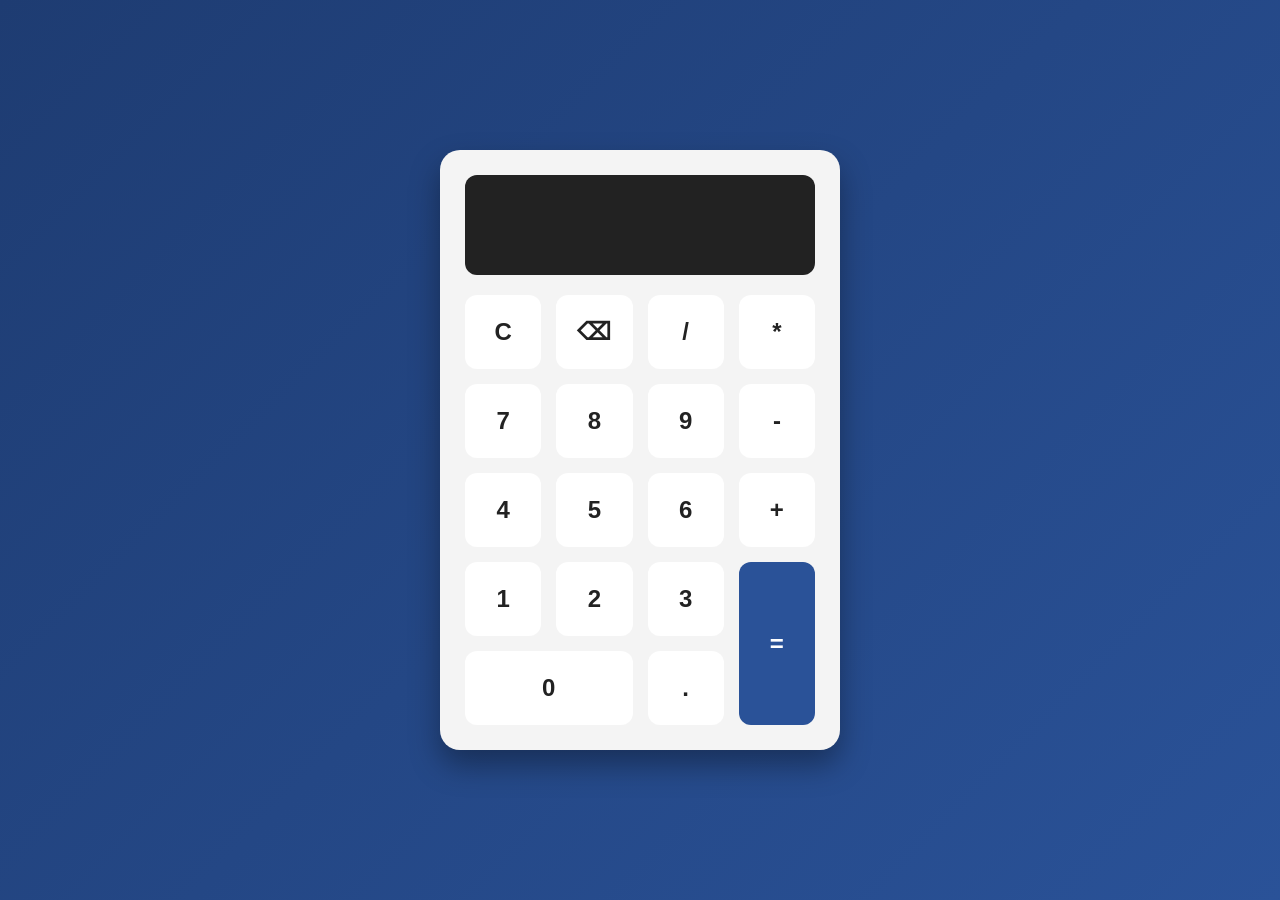
<file: semi-front/gpt/index.html>
<!DOCTYPE html>
<html lang="pt-BR">
<head>
  <meta charset="UTF-8">
  <meta name="viewport" content="width=device-width, initial-scale=1.0">
  <title>Calculadora Simples</title>
  <link rel="stylesheet" href="style.css">
</head>
<body>

  <div class="calculadora">
    <input type="text" id="display" disabled>

    <div class="botoes">
      <button onclick="limpar()">C</button>
      <button onclick="apagar()">⌫</button>
      <button onclick="adicionar('/')">/</button>
      <button onclick="adicionar('*')">*</button>

      <button onclick="adicionar('7')">7</button>
      <button onclick="adicionar('8')">8</button>
      <button onclick="adicionar('9')">9</button>
      <button onclick="adicionar('-')">-</button>

      <button onclick="adicionar('4')">4</button>
      <button onclick="adicionar('5')">5</button>
      <button onclick="adicionar('6')">6</button>
      <button onclick="adicionar('+')">+</button>

      <button onclick="adicionar('1')">1</button>
      <button onclick="adicionar('2')">2</button>
      <button onclick="adicionar('3')">3</button>
      <button class="igual" onclick="calcular()">=</button>

      <button class="zero" onclick="adicionar('0')">0</button>
      <button onclick="adicionar('.')">.</button>
    </div>
  </div>

  <script src="script.js"></script>
</body>
</html>
</file>
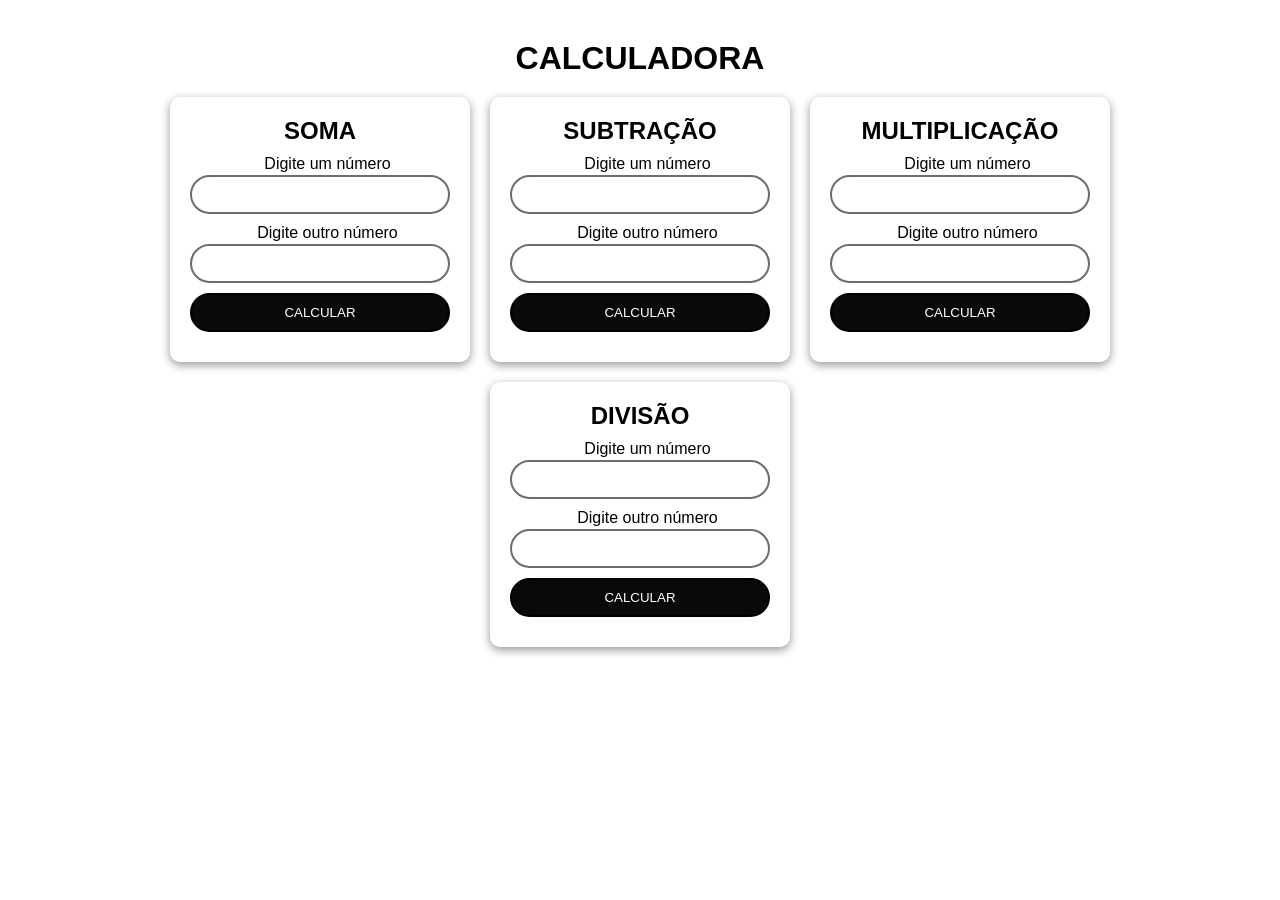
<file: semi-front/inicial/index.html>
<!DOCTYPE html>
<html lang="en">
<head>
    <meta charset="UTF-8">
    <meta name="viewport" content="width=device-width, initial-scale=1.0">
    <title>Calculadora</title>
    <link rel="stylesheet" href="style.css">
</head>
<body>
    <h1>CALCULADORA</h1>
    <main>
        <div>
            <h2>SOMA</h2>
            <label for="numero1">Digite um número</label>
            <input type="number" id="numero1">
            <label for="numero2">Digite outro número</label>
            <input type="number" id="numero2">
            <button onclick="somar()">CALCULAR</button>
            <p id="respSoma"></p>
        </div>
        <div>
            <h2>SUBTRAÇÃO</h2>
            <label for="numero3">Digite um número</label>
            <input type="number" id="numero3">
            <label for="numero4">Digite outro número</label>
            <input type="number" id="numero4">
            <button onclick="sub()">CALCULAR</button>
            <p id="respSub"></p>
        </div>
        <div>
            <h2>MULTIPLICAÇÃO</h2>
            <label for="numero5">Digite um número</label>
            <input type="number" id="numero5">
            <label for="numero6">Digite outro número</label>
            <input type="number" id="numero6">
            <button onclick="mult()">CALCULAR</button>
            <p id="respMult"></p>
        </div>
        <div>
            <h2>DIVISÃO</h2>
            <label for="numero7">Digite um número</label>
            <input type="number" id="numero7">
            <label for="numero8">Digite outro número</label>
            <input type="number" id="numero8">
            <button onclick="div()">CALCULAR</button>
            <p id="respDiv"></p>
        </div>
    </main>

    <script src="script.js"></script>
</body>
</html>
</file>
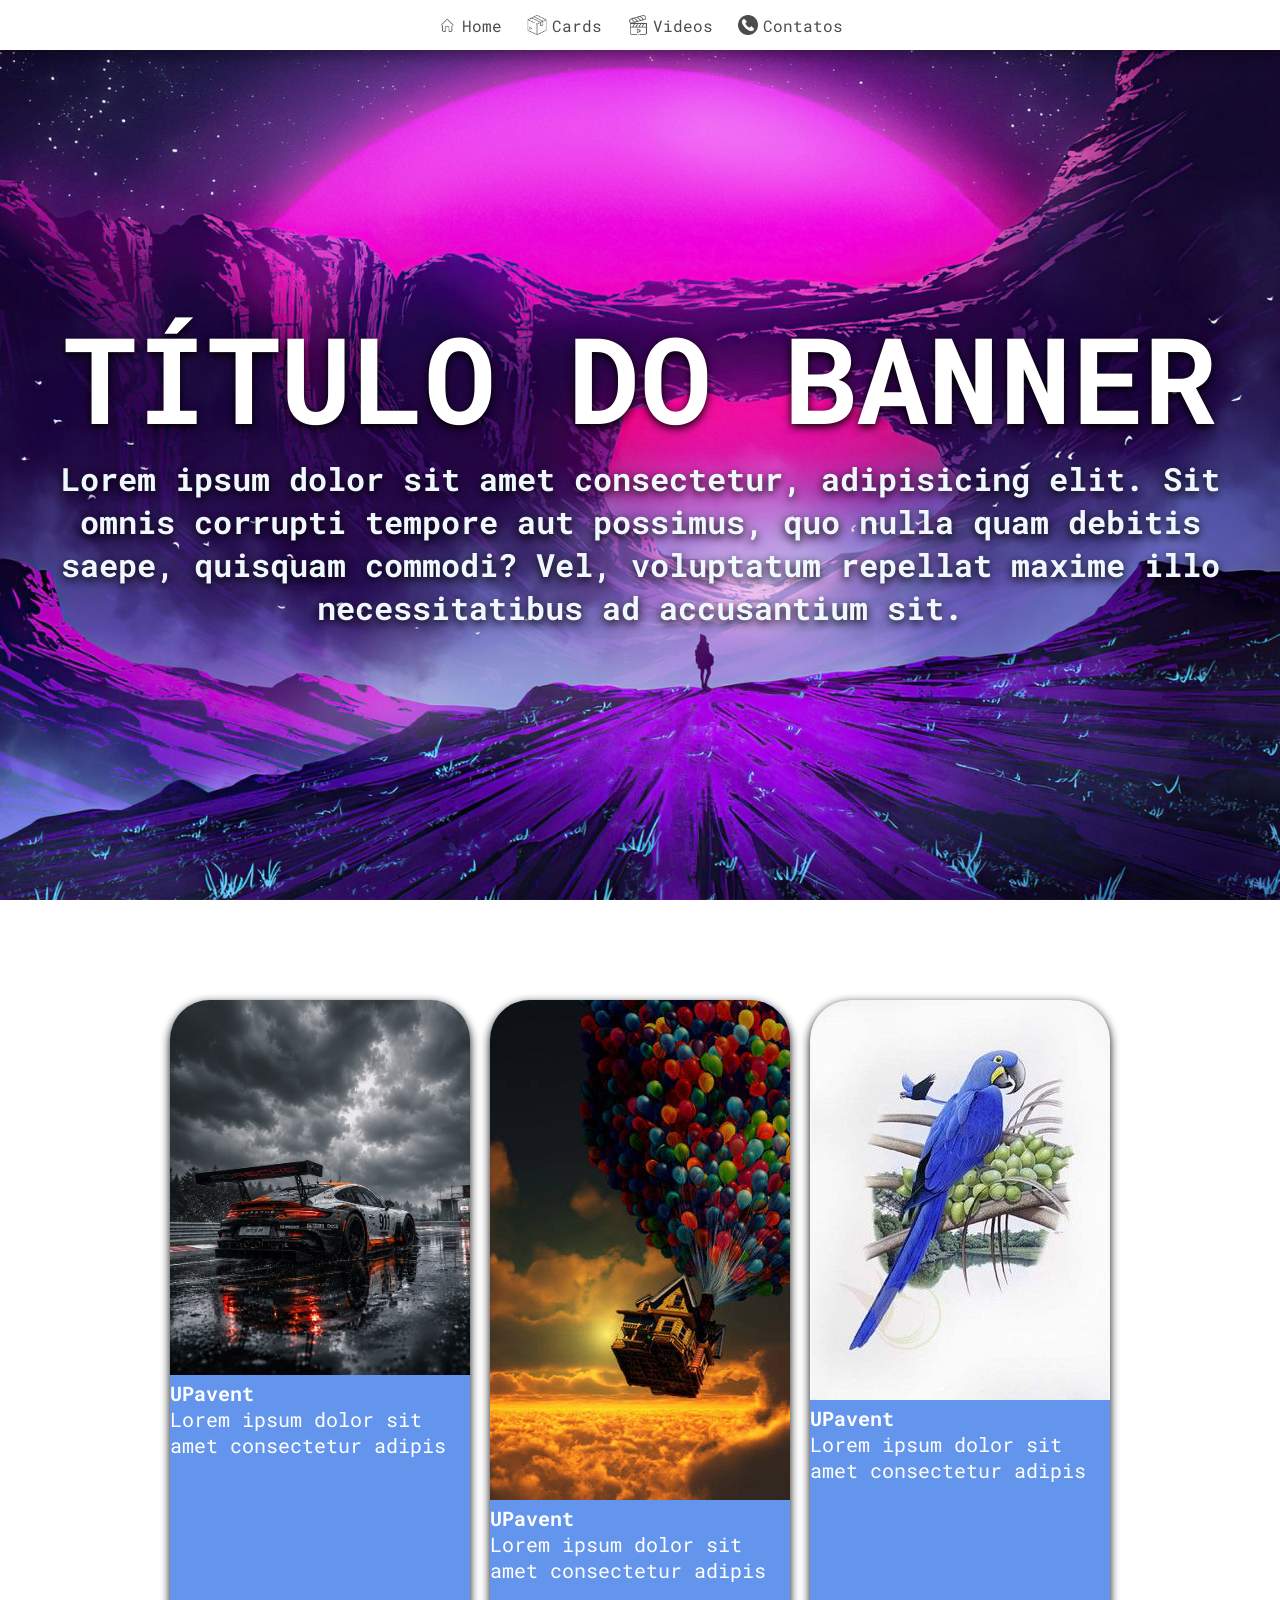
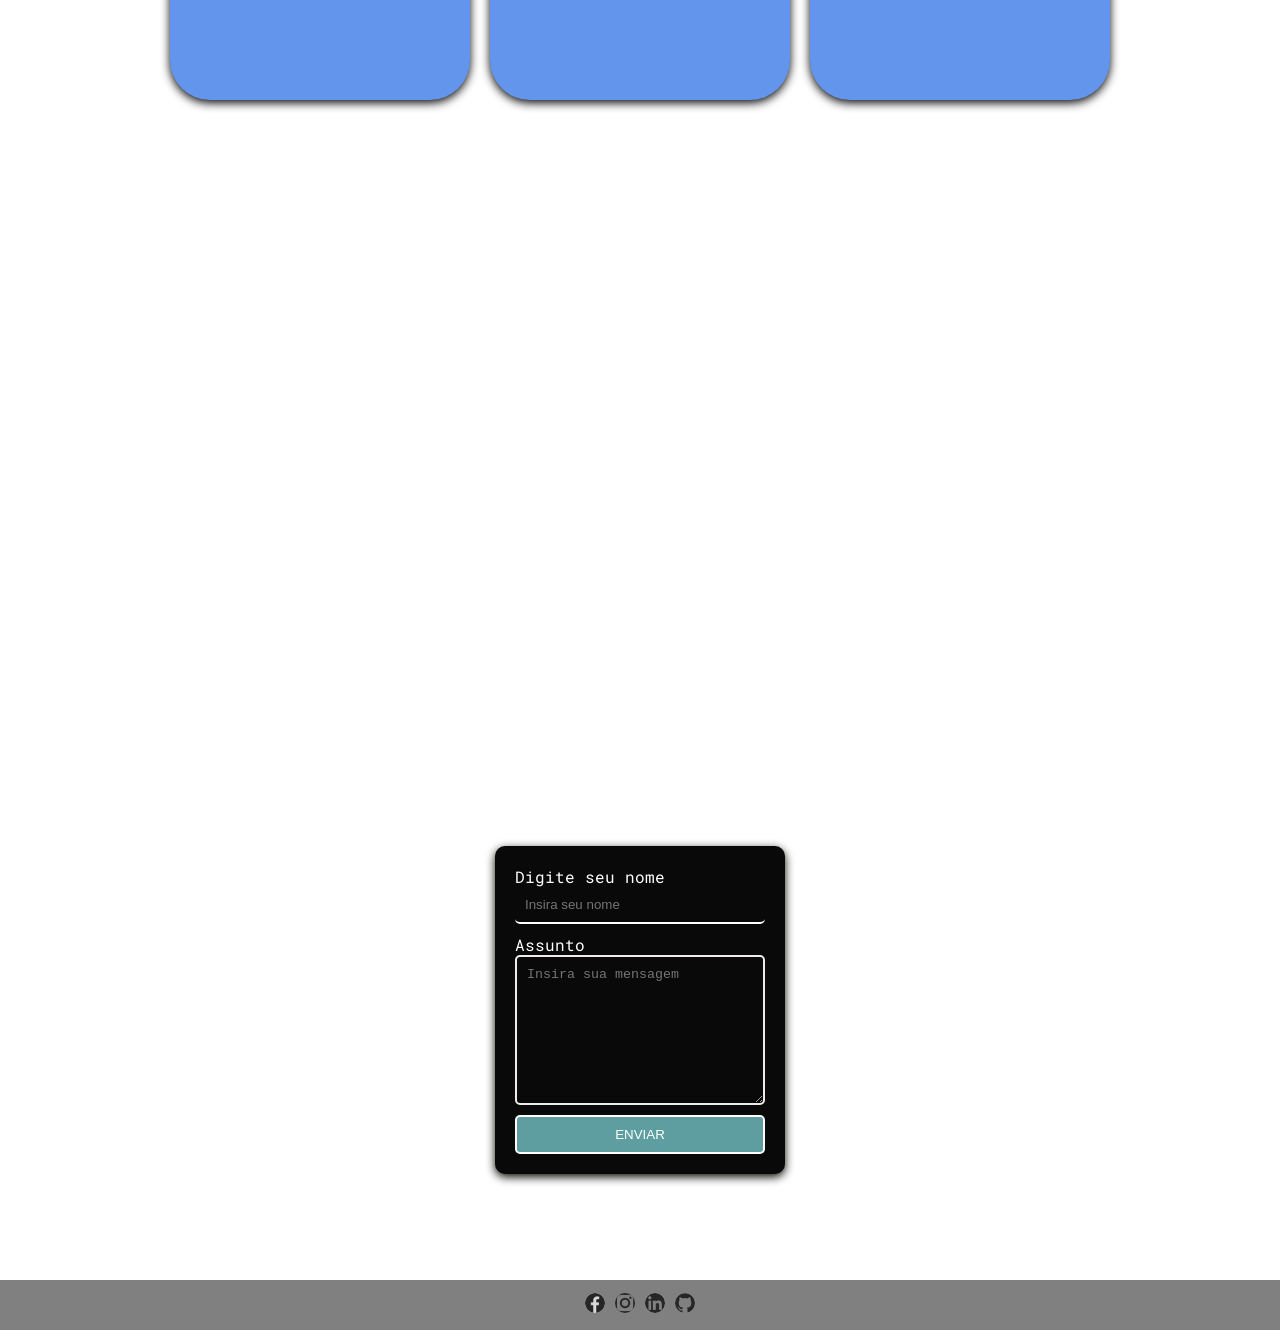
<file: semi-front/lp/src/index.html>
<!DOCTYPE html>
<html lang="en">
  <head>
    <meta charset="UTF-8" />
    <meta name="viewport" content="width=device-width, initial-scale=1.0" />
    <title>Document</title>
    <link rel="stylesheet" href="style.css" />
    <link rel="preconnect" href="https://fonts.googleapis.com" />
    <link rel="preconnect" href="https://fonts.gstatic.com" crossorigin />
    <link
      href="https://fonts.googleapis.com/css2?family=Roboto+Mono:ital,wght@0,100..700;1,100..700&display=swap"
      rel="stylesheet"
    />
  </head>
  <body>
    <nav>
        <span class="navItem" onclick="navTo('s1')">
            <img src="../icons/home-icon-house-icon-illustration-perfect-for-all-project-vector.jpg" alt="Home">
            <p class="navWords">Home</p>
        </span>

        </span>
        <span class="navItem" onclick="navTo('s3')">
            <img src="../icons/box.png" alt="Product">
            <p class="navWords">Cards</p>
        </span>
        <span  class="navItem" onclick="navTo('s4')">
            <img src="../icons/vid.png" alt="Videos">
            <p class="navWords">Videos</p>
        </span>
        <span class="navItem" onclick="navTo('s5')">
            <img src="../icons/phone.png" alt="Contatos">
            <p class="navWords">Contatos</p>
        </span>
        
    </nav>
    <main>
      <section id="s1" class="s1">
        <h1>Título do Banner</h1>
        <h2>Lorem ipsum dolor sit amet consectetur, adipisicing elit. Sit omnis corrupti tempore aut possimus, quo nulla quam debitis saepe, quisquam commodi? Vel, voluptatum repellat maxime illo necessitatibus ad accusantium sit.</h2>
      </section>
      <section id="s3"class="s3">
        <div class="card">
          <img src="../images/carro.jpg" alt="">
          <div class="textsCard">
            <h4>UPavent</h4>
            <p>Lorem ipsum dolor sit amet consectetur adipis</p>
          </div>
        </div>

        <div class="card">
          <img src="../images/UP.jpg" alt="">
          <div class="textsCard">
            <h4>UPavent</h4>
            <p>Lorem ipsum dolor sit amet consectetur adipis</p>
          </div>
        </div>

        <div class="card">
          <img src="../images/arara2.jpg">
          <div class="textsCard">
            <h4>UPavent</h4>
            <p>Lorem ipsum dolor sit amet consectetur adipis</p>
          </div>
        </div>
      </section>

      <section id="s4"class="s4">
            <iframe width="560" height="315" src="https://www.youtube.com/embed/TDkH3EbWTYc?si=u-dsSJQHz2px2Dym" title="YouTube video player" frameborder="0" allow="accelerometer; autoplay; clipboard-write; encrypted-media; gyroscope; picture-in-picture; web-share" referrerpolicy="strict-origin-when-cross-origin" allowfullscreen></iframe>
      </section>
      <section id="s5"class="s5">
          <div class="formulario">
            <label for="nome">Digite seu nome</label>
            <input type="text"  id="nome" placeholder="Insira seu nome">
            <label for="assunto">Assunto</label>
            <textarea  id="assunto" placeholder="Insira sua mensagem"></textarea>
            <button onclick="enviar()">ENVIAR</button>
          </div>

      </section>
    </main>
    <footer>
        <a href="https://facebook.com" target="_blank">
            <img  width="20px" src="../icons/faceic.png" alt="Facebook">
        </a>
        <a href="https://Instagram" target="_blank">
            <img  width="20px" src="../icons/insta ico.png" alt="Instagram">
        </a>
        <a href="https://linkedin.com" target="_blank">
            <img  width="20px" src="../icons/linkedin ico.png" alt="Linkedin">
        </a>
        <a href="https://github.com" target="_blank">
            <img  width="20px" src="../icons/github ico.png" alt="Github">
        </a>
        
        

    </footer>
    <script src="script.js"></script>
  </body>
</html>
</file>
<file: semi-front/gpt/style.css>
* {
  margin: 0;
  padding: 0;
  box-sizing: border-box;
  font-family: Arial, sans-serif;
}

body {
  height: 100vh;
  display: grid;
  place-items: center;
  background: linear-gradient(135deg, #1e3c72, #2a5298);
}

.calculadora {
  width: 400px;
  height: 600px;
  background-color: #f4f4f4;
  border-radius: 20px;
  padding: 25px;
  display: grid;
  grid-template-rows: 100px 1fr;
  gap: 20px;
  box-shadow: 0 15px 30px rgba(0, 0, 0, 0.35);
}

#display {
  width: 100%;
  height: 100%;
  border: none;
  border-radius: 12px;
  background-color: #222;
  color: white;
  font-size: 38px;
  text-align: right;
  padding: 20px;
  outline: none;
}

.botoes {
  display: grid;
  grid-template-columns: repeat(4, 1fr);
  gap: 15px;
}

button {
  border: none;
  border-radius: 12px;
  font-size: 24px;
  font-weight: bold;
  cursor: pointer;
  background-color: #ffffff;
  color: #222;
  transition: 0.2s;
}

button:hover {
  background-color: #dfe6f1;
  transform: scale(1.05);
}

button:active {
  transform: scale(0.95);
}

.igual {
  grid-row: span 2;
  background-color: #2a5298;
  color: white;
}

.igual:hover {
  background-color: #1e3c72;
}

.zero {
  grid-column: span 2;
}
</file>
<file: semi-front/inicial/style.css>
*{
    margin: 0;
    padding: 0;
    box-sizing: border-box;
    font-family: Arial, Helvetica, sans-serif;
}

h1{
    width: 100%;
    text-align: center;
    margin-top: 20px;
    margin-bottom: 20px;
}

body{
    overflow-x: hidden;
    min-height: 100vh;
    height: auto;
    padding: 20px;
    /* display: flex;
    align-items: center;
    justify-content: center;
    flex-direction: column; */
}

main{
    display: flex;
    flex-direction: row;
    align-items: center;
    justify-content: center;
    flex-wrap: wrap;
    gap: 20px;

}

div{
    width: 300px;
    height: auto;
    border-radius: 10px;
    display: flex;
    flex-direction: column;
    align-items: center;
    justify-content: center;
    gap: 10px;
    padding: 20px;
    box-shadow: 0px 3px 10px rgba(0, 0, 0, 0.422);
}

label{
    margin-bottom: -8px;
    padding-left: 15px;
}

input{
    padding: 10px;
    border-radius: 999px;
    border: none;
    border: 2px solid rgb(110, 109, 109);
    width: 100%;
}

input:focus{
    color: rgb(130, 130, 130);
    border: none;
}

h2{
    width: 100%;
    text-align: center;
}

button{
    padding: 10px;
    border-radius: 999px;
    background-color: #090909;
    color: #ffffff;
    transition: all 200ms ease-in-out;
    border: none;
    border: 2px solid rgb(0, 0, 0);
    width: 100%;
}

button:hover{
    cursor: pointer;
    background-color: #ffffff;
    color: #090909;
}
</file>
<file: semi-front/lp/src/style.css>
*{
    margin: 0;
    padding: 0;
    box-sizing: border-box;
    scroll-behavior: smooth;
}

body{
    font-family: "Roboto Mono", monospace;
   
}
nav{
    position: fixed;
    background-color: white;
    width: 100%;
    height: 50px;
    display: flex;
    align-items: center;
    justify-content: center;
    gap: 2vw;
    box-shadow: rgba(0, 0, 0, 0.35) 0px 5px 15px;
    animation: deCima 2s linear;
}
@keyframes deCima{
    0%{
        transform:translateY(-70px);
    }
}

a{
    text-decoration: none;
    color: inherit;
}


.navItem{
    display: flex;
    align-items: center;
    justify-content: center;
    gap: 5px;
    opacity: 0.7;
    transition: all 200ms ease-in-out;
}
.navItem:hover{
    opacity: 1;
    cursor: pointer;
}

.navItem img{
    width: 20px;
    height: auto;
}

section{
    min-height: 100vh;
    height: auto;

}

.s1{
    background-image: url(../images/bg.jpg);
    background-position: center;
    background-repeat: no-repeat;
    background-size: cover;
    background-attachment: fixed;
    display: flex;
    flex-direction: column;
    align-items: center;
    justify-content: center;
    width: 100%;
    text-align: center;
    padding-top: 3vh;
    padding: 20px;

}

.s1 h1{
    font-size: 120px;
    word-break: break-all;
    color: #ffff;
    text-transform: uppercase;
    text-shadow: 0px 3px 10px black;
    text-align: center;
    width: 100%;
    padding-top: 3vh;
    animation: esquerda 2s ease-in-out;
}

@keyframes esquerda{
    0%{
        transform: translateY(-70px);
        opacity: 0;
    }
}
.s1 h2{
    color: aliceblue;
    font-size: 32px;
    text-shadow: 0px 3px 10px black;
    width: 100%;
    text-align: center;
    animation: direita 2s ease-in-out;
    
}
@keyframes direita{
    0%{
        transform: translateY(50px);
        opacity: 0;
    }
}
.s4{
    display: flex;
    align-items: center;
    justify-content: center;
    background-image: url('../images/pad.jpg');
    background-position: center;
    background-repeat: no-repeat;
    background-size: cover;
    background-attachment: fixed;
    min-height: 60vh;

}

.video{
    width: 560px;
    height: 315px;
    box-shadow: 0px 3px 10px #090909;
    border-radius: 10px;

}

.s5{
    display: flex;
    align-items: center;
    justify-content: center;
    min-height: 60vh;
}

.formulario{
    background-color: #090909;
    color: #ffff;
    box-shadow: 0px 3px 10px #090900;
    display: flex;
    align-items: center;
    justify-content: center;
    flex-direction: column;
    padding: 20px;
    border-radius: 10px;
    gap: 10px;
}

.formulario label{
    width: 100%;
    margin-bottom: -10px;
    padding-left: 2px solid white;
}

.formulario input{
    padding: 10px;
    border-radius: 5px;
    border: none;
    background: transparent;
    color: white;
    border-bottom: 2px solid white;
    width: 100%;
}
/* botao "insra seu nome" */
 input:focus{
    outline: none;
    color: rgb(226, 231, 240);
    border-bottom: 2px solid cornflowerblue;
}
/* borda do "Assunto" */
textarea{
    max-width: 250px;
    min-width: 250px;
    min-height: 150px;
    max-height: 150px;
    padding: 10px;
    border: none;
    border-radius: 5px;
    border: 2px solid rgb(240, 235, 235);
    background: transparent;
    color: rgb(235, 225, 225);
}

textarea:focus{
    outline: none;
}

/* botao "ENVIAR" */
button{
    border: none;
    border-radius: 5px;
    border: 2px solid white;
    padding: 10px;
    background: cadetblue;
    color: white;
    transition: all 200ms linear;
    width: 100%;
}


button:hover{
    background:  rgb(216, 38, 38);
    color: #090909;
    cursor: pointer;
}
a{
    text-decoration: none;

}

.s3{
    display: flex;
    align-items: center;
    justify-content: center;
    flex-wrap: wrap;
    gap:20px;
    padding: 10px;
}
.card{
    background-color: cornflowerblue;
    color: white;
    font-size: 20px;
    width:300px;
    height: 700px;
    overflow: hidden;
    border-radius: 40px;
    box-shadow: 0px 3px 10px #090909;
}

.card img{
    width: 100%;
    height: auto;
}

.textcard{
    padding: 20px;
}

.textCard h4{
    margin-bottom: 10px;
}



footer{
    display: flex;
    align-items: center;
    justify-content: center;
    height: 50px;
    padding: 10px;
    gap: 10px;
    background-color: gray;
}

footer a img{
    border-radius: 999px;
    opacity: 0.7;
    transition:all 200ms ease-in-out;
}

footer a img:hover{
    opacity: 1;
    cursor: pointer;
    transform: scale(1.1) translateY(-5px);
}

@media(width<= 800px){
    nav{
        height: 80px;
        gap: 5vw;
    }
    .navItem img{
        width: 50px;
    }

    .navWords{
        display: none;
    }
    .video{
        width: 100%;
        height: 315px;
        border-radius: 0px;
    }
    .s1{
        background-image: url('../images/bg2.jpg');
    }
}
</file>
